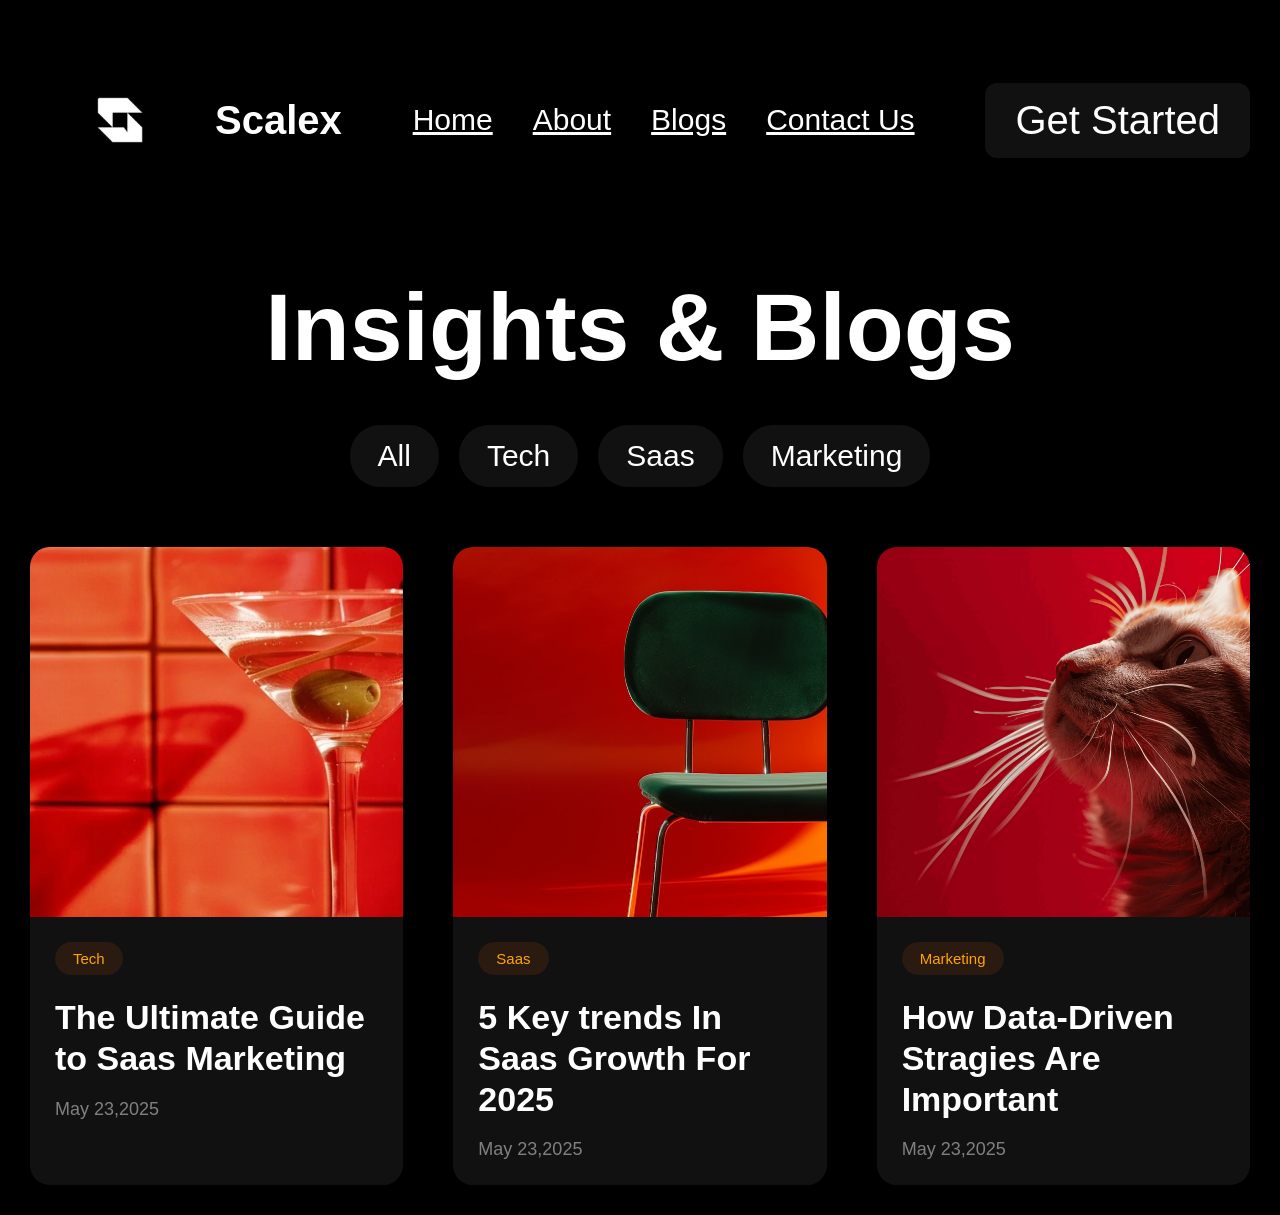
<file: index.html>
<!DOCTYPE html>
<html lang="en">
<head>
    <meta charset="UTF-8">
    <meta name="viewport" content="width=device-width, initial-scale=1.0">
    <title>WINE</title>
    <link rel="stylesheet" href="style.css">
    <link rel="shortcut icon" href="detective.png" type="image/x-icon">

</head>
<body>
    
        <nav class="navbar">
             

            
            <div class="logo"> 
                <img src="logo.png" alt="logo">
                <h2>Scalex</h2>
            </div>
            <ul class="nav-links">
                <li><a href="#">Home</a></li>
                <li><a href="#">About</a></li>
                <li><a href="#">Blogs</a></li>
                <li><a href="#">Contact Us</a></li>

            </ul>
            <button class="start-btn">Get Started</button>
        </nav>
        <section class="hero">
            <h1>Insights & Blogs</h1>
              </section> 
            <div class="categories">
                <button class="active">All</button>
                <button>Tech</button>
                <button>Saas</button>
                <button>Marketing</button>
            </div>
            <section class="cards-container">
                <div class="card">
                    <img src="WINE.png" alt="wine">
                    <div class=" card-content">
                        <span class="tag">Tech</span>
                        <h2>The Ultimate Guide to Saas Marketing</h2>
                        <p> May 23,2025</p>
                    </div>
                </div>

                   <div class="card">
                    <img src="CHAIR.png" alt="chair">
                    <div class=" card-content">
                        <span class="tag">Saas</span>
                        <h2>5 Key trends In Saas Growth For 2025</h2>
                        <p> May 23,2025</p>

                    </div>
                </div>


                     <div class="card">
                    <img src="caat.png" alt="caat">
                    <div class=" card-content">
                        <span class="tag">Marketing</span>
                        <h2>How Data-Driven Stragies Are Important</h2>
                        <p> May 23,2025</p>

                    </div>
                </div>

            </section>
        
    
    
</body>
</html>
</file>
<file: style.css>
*{
    margin:0;
    padding:0;
    box-sizing: border-box;
}


body{
    background-color: black;
    color: white;
    font-family: Arial,sans-serif;
    padding:30px
}
.navbar{
    display:flex;
    justify-content: space-between;
    align-items: center;
    padding:2opx 40px;
    margin-bottom:70px
}
.logo {
    display:flex;
    align-items: center;
    gap:5px
}
.logo img{
    width:180px;
    height:180px;
}
.logo h2{
    color:white;
    font-size:40px;
}
.nav-links{
    display:flex;
    gap:40px;
    list-style:none;
}
.nav-links a{
    text-align: none;
    color: white;
    font-size: 30px;
    font-weight:500;
}
.nav-links a:hover{
    color:orange;
}
 .start-btn{
    background-color: #111;
    color: white;
    border:none;
    padding:15px 30px;
    border-radius:12px;
    font-size: 40px;
    cursor: pointer;
    transition:0.3s;
}
 .start-btn:hover{
    background-color: orange;
    color: black;
}
.hero{
    text-align: center;
    margin-top: 40px;
    margin-bottom: 50px;
}
.hero h1{
    color: white;
    font-size: 95px;
    font-weight:bold;
    line-height:1;
}
.categories{
    display:flex;
    justify-content: center;
    gap:20px;
    margin-bottom: 60px;
}
.categories button{
    background-color: #111;
    color: white;
    border:none;
    padding:14px 28px;
    border-radius: 30px;
    font-size: 30px;
    cursor:pointer;
    transition:0.3s;
}
.categories button:hover{
    background-color: orange;
    color:black;
}
.categories.active{
    background-color:orange;
    color:black;
}
.cards-container{
    display:flex;
    justify-content: center;
    gap:50px;
    margin-top:40px;
    flex-direction:row;
}
.card{
    background-color: #111;
    width:580px;
    border-radius: 20px;
    overflow:hidden;
    transition:0.3s,
}
.card:hover{
    transform:translateY(-10px)
}
.card img{
    width:580px;
    height:370px;
    display:block;
    object-fit:cover;
}
.card-content{
    padding:25px;

}
.tag{
    background-color: #2a1a10;
    color:orange;
    padding:8px 18px;
    border-radius:25px;
    font-size:15px;
    display:inline-block;
}
.card h2{
    color:white;
    font-size:34px;
    margin-top:22px;
    line-height:1.2;
}
.card p{
    color:grey;
    font-size:18px;
    margin-top:20px;
}
</file>
